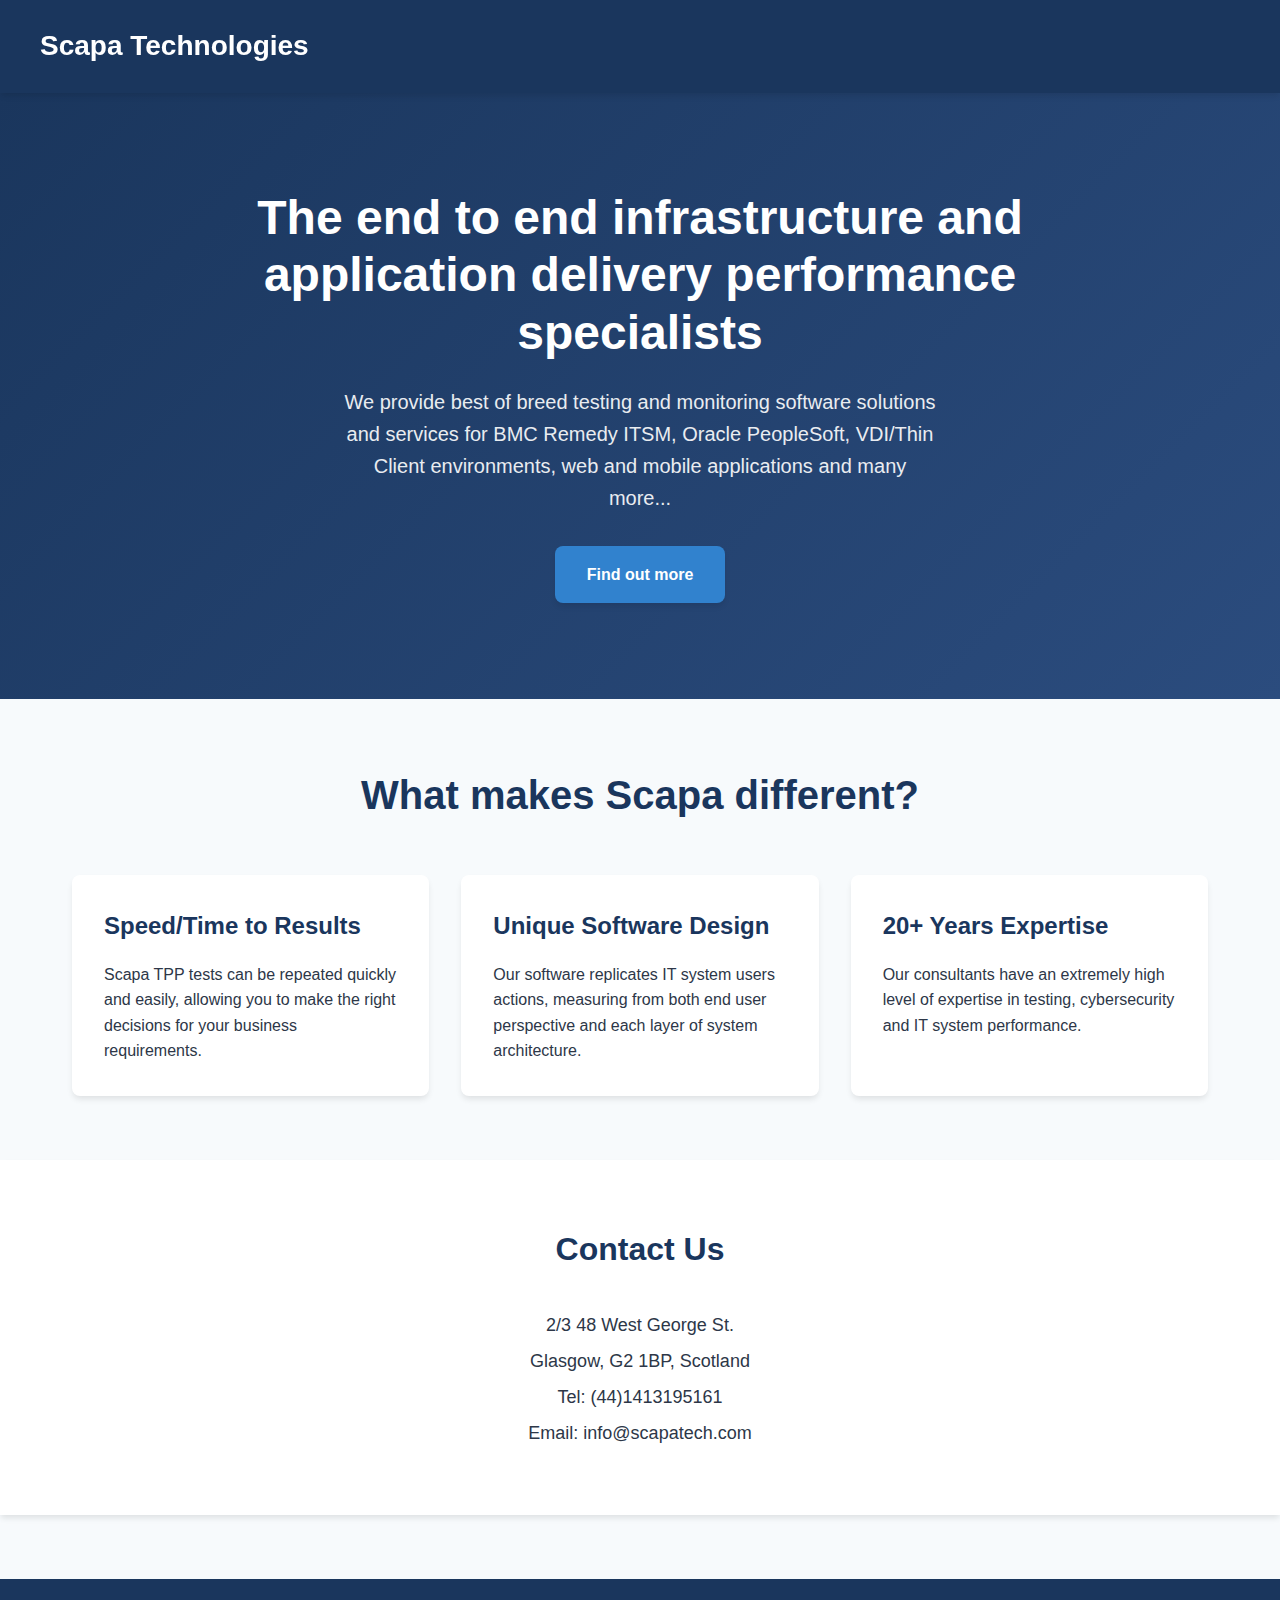
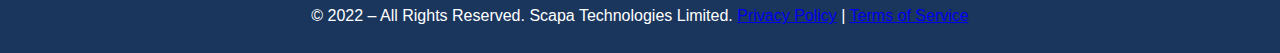
<file: index.html>
<!DOCTYPE html>
<html lang="en">
<head>
    <meta charset="UTF-8">
    <meta name="viewport" content="width=device-width, initial-scale=1.0">
    <title>Scapa Technologies - Load testing and monitoring solution</title>
    <link rel="stylesheet" href="styles.css">
</head>
<body>
    <header>
        <nav>
            <div class="logo">Scapa Technologies</div>
        </nav>
    </header>
    
    <main>
        <section class="hero">
            <h1>The end to end infrastructure and application delivery performance specialists</h1>
            <p>We provide best of breed testing and monitoring software solutions and services for BMC Remedy ITSM, Oracle PeopleSoft, VDI/Thin Client environments, web and mobile applications and many more...</p>
            <a href="#contact" class="cta-button">Find out more</a>
        </section>

        <section class="features">
            <h2>What makes Scapa different?</h2>
            <div class="feature-grid">
                <div class="feature">
                    <h3>Speed/Time to Results</h3>
                    <p>Scapa TPP tests can be repeated quickly and easily, allowing you to make the right decisions for your business requirements.</p>
                </div>
                <div class="feature">
                    <h3>Unique Software Design</h3>
                    <p>Our software replicates IT system users actions, measuring from both end user perspective and each layer of system architecture.</p>
                </div>
                <div class="feature">
                    <h3>20+ Years Expertise</h3>
                    <p>Our consultants have an extremely high level of expertise in testing, cybersecurity and IT system performance.</p>
                </div>
            </div>
        </section>

        <section id="contact" class="contact">
            <h2>Contact Us</h2>
            <div class="contact-info">
                <p>2/3 48 West George St.</p>
                <p>Glasgow, G2 1BP, Scotland</p>
                <p>Tel: (44)1413195161</p>
                <p>Email: info@scapatech.com</p>
            </div>
        </section>
    </main>

    <footer>
        <p>© 2022 – All Rights Reserved. Scapa Technologies Limited. <a href="privacy.html">Privacy Policy</a> | <a href="terms.html">Terms of Service</a></p>
    </footer>
</body>
</html>
</file>
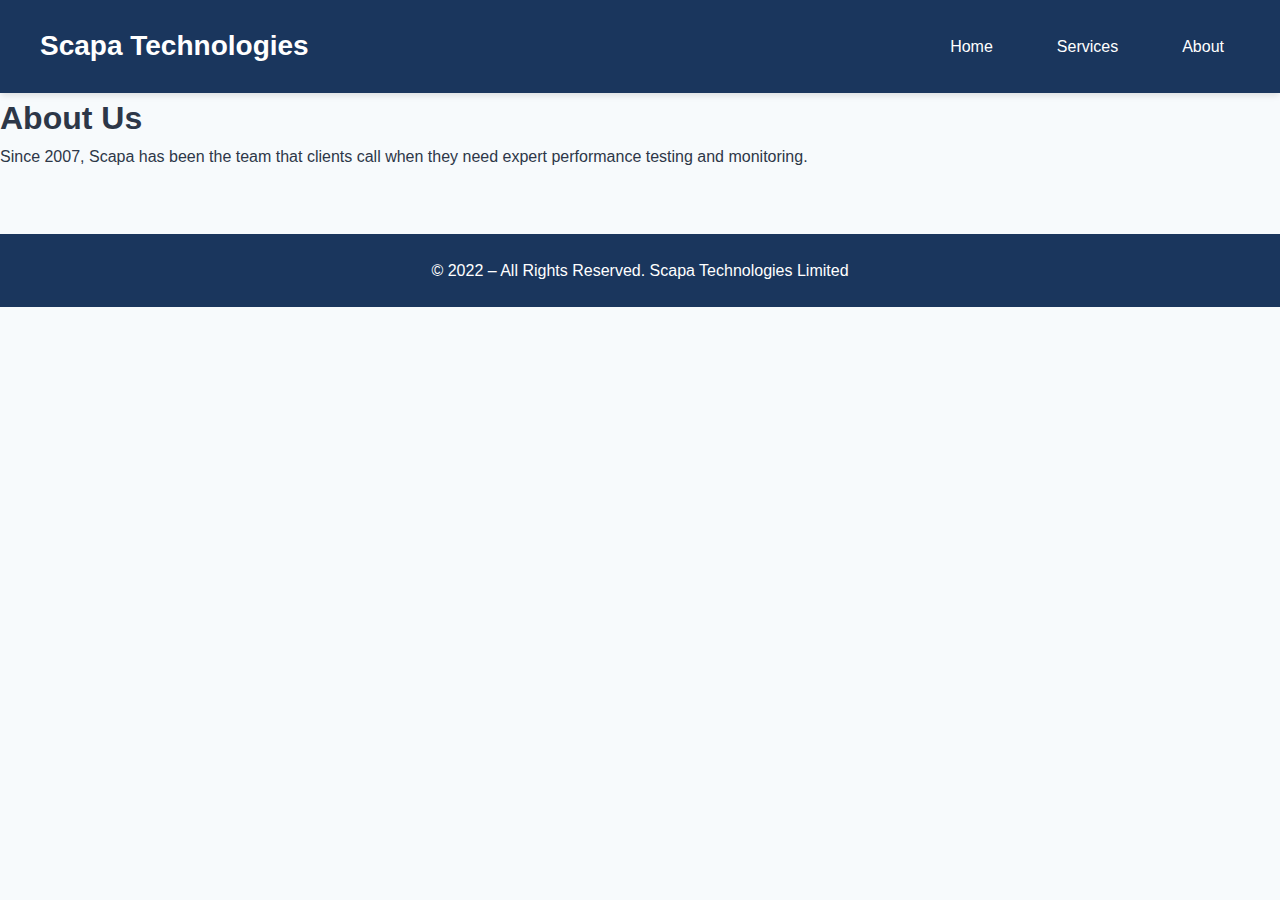
<file: about.html>
<!DOCTYPE html>
<html lang="en">
<head>
    <meta charset="UTF-8">
    <meta name="viewport" content="width=device-width, initial-scale=1.0">
    <title>About - Scapa Technologies</title>
    <link rel="stylesheet" href="styles.css">
</head>
<body>
    <header>
        <nav>
            <div class="logo">Scapa Technologies</div>
            <ul class="nav-links">
                <li><a href="index.html">Home</a></li>
                <li><a href="services.html">Services</a></li>
                <li><a href="about.html">About</a></li>
            </ul>
        </nav>
    </header>

    <main>
        <section class="about">
            <h1>About Us</h1>
            <p>Since 2007, Scapa has been the team that clients call when they need expert performance testing and monitoring.</p>
        </section>
    </main>

    <footer>
        <p>© 2022 – All Rights Reserved. Scapa Technologies Limited</p>
    </footer>
</body>
</html>
</file>
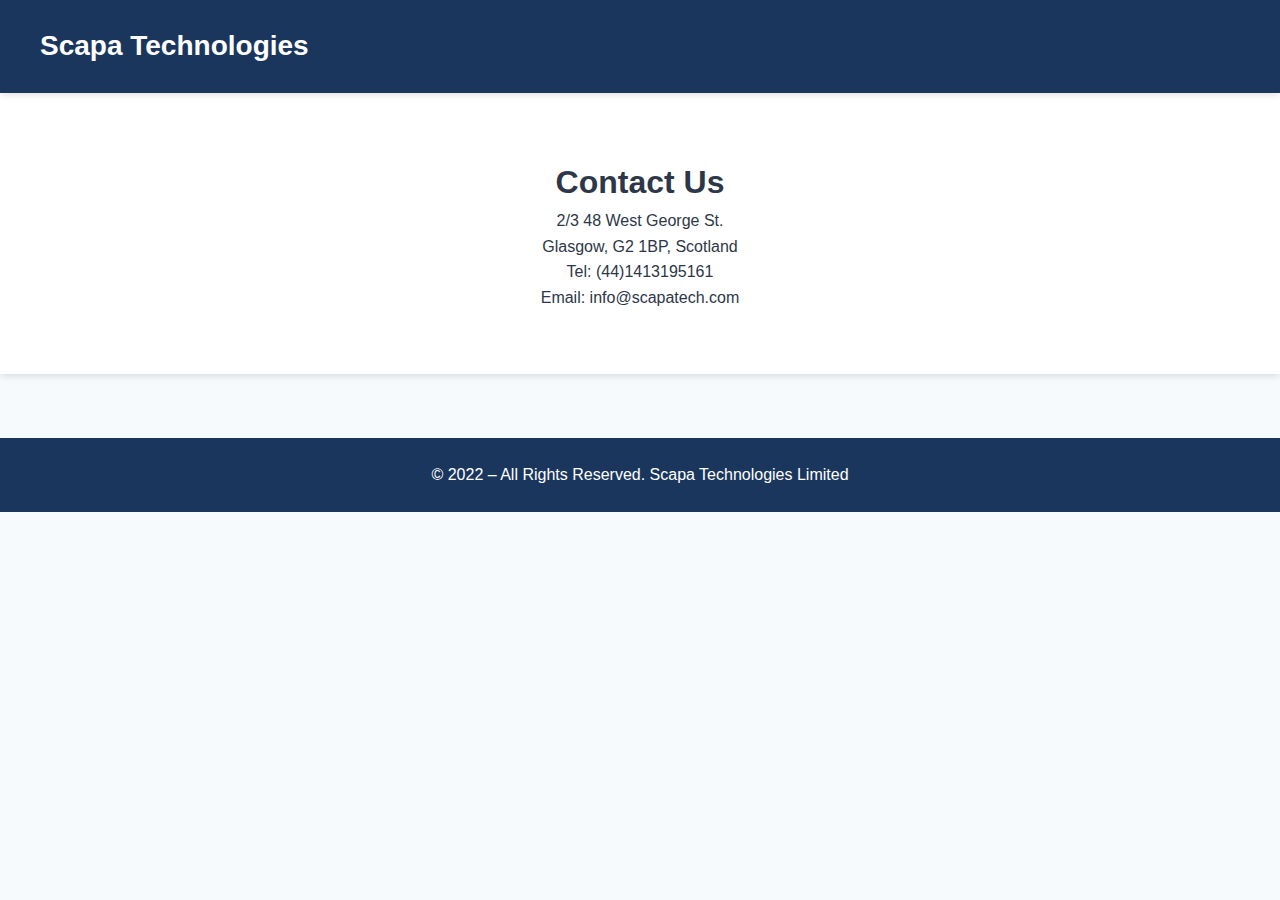
<file: contact.html>
<!DOCTYPE html>
<html lang="en">
<head>
    <meta charset="UTF-8">
    <meta name="viewport" content="width=device-width, initial-scale=1.0">
    <title>Contact - Scapa Technologies</title>
    <link rel="stylesheet" href="styles.css">
</head>
<body>
    <header>
        <nav>
            <div class="logo">Scapa Technologies</div>
        </nav>
    </header>
    <main>
        <section class="contact">
            <h1>Contact Us</h1>
            <p>2/3 48 West George St.</p>
            <p>Glasgow, G2 1BP, Scotland</p>
            <p>Tel: (44)1413195161</p>
            <p>Email: info@scapatech.com</p>
        </section>
    </main>
    <footer>
        <p>© 2022 – All Rights Reserved. Scapa Technologies Limited</p>
    </footer>
</body>
</html>
</file>
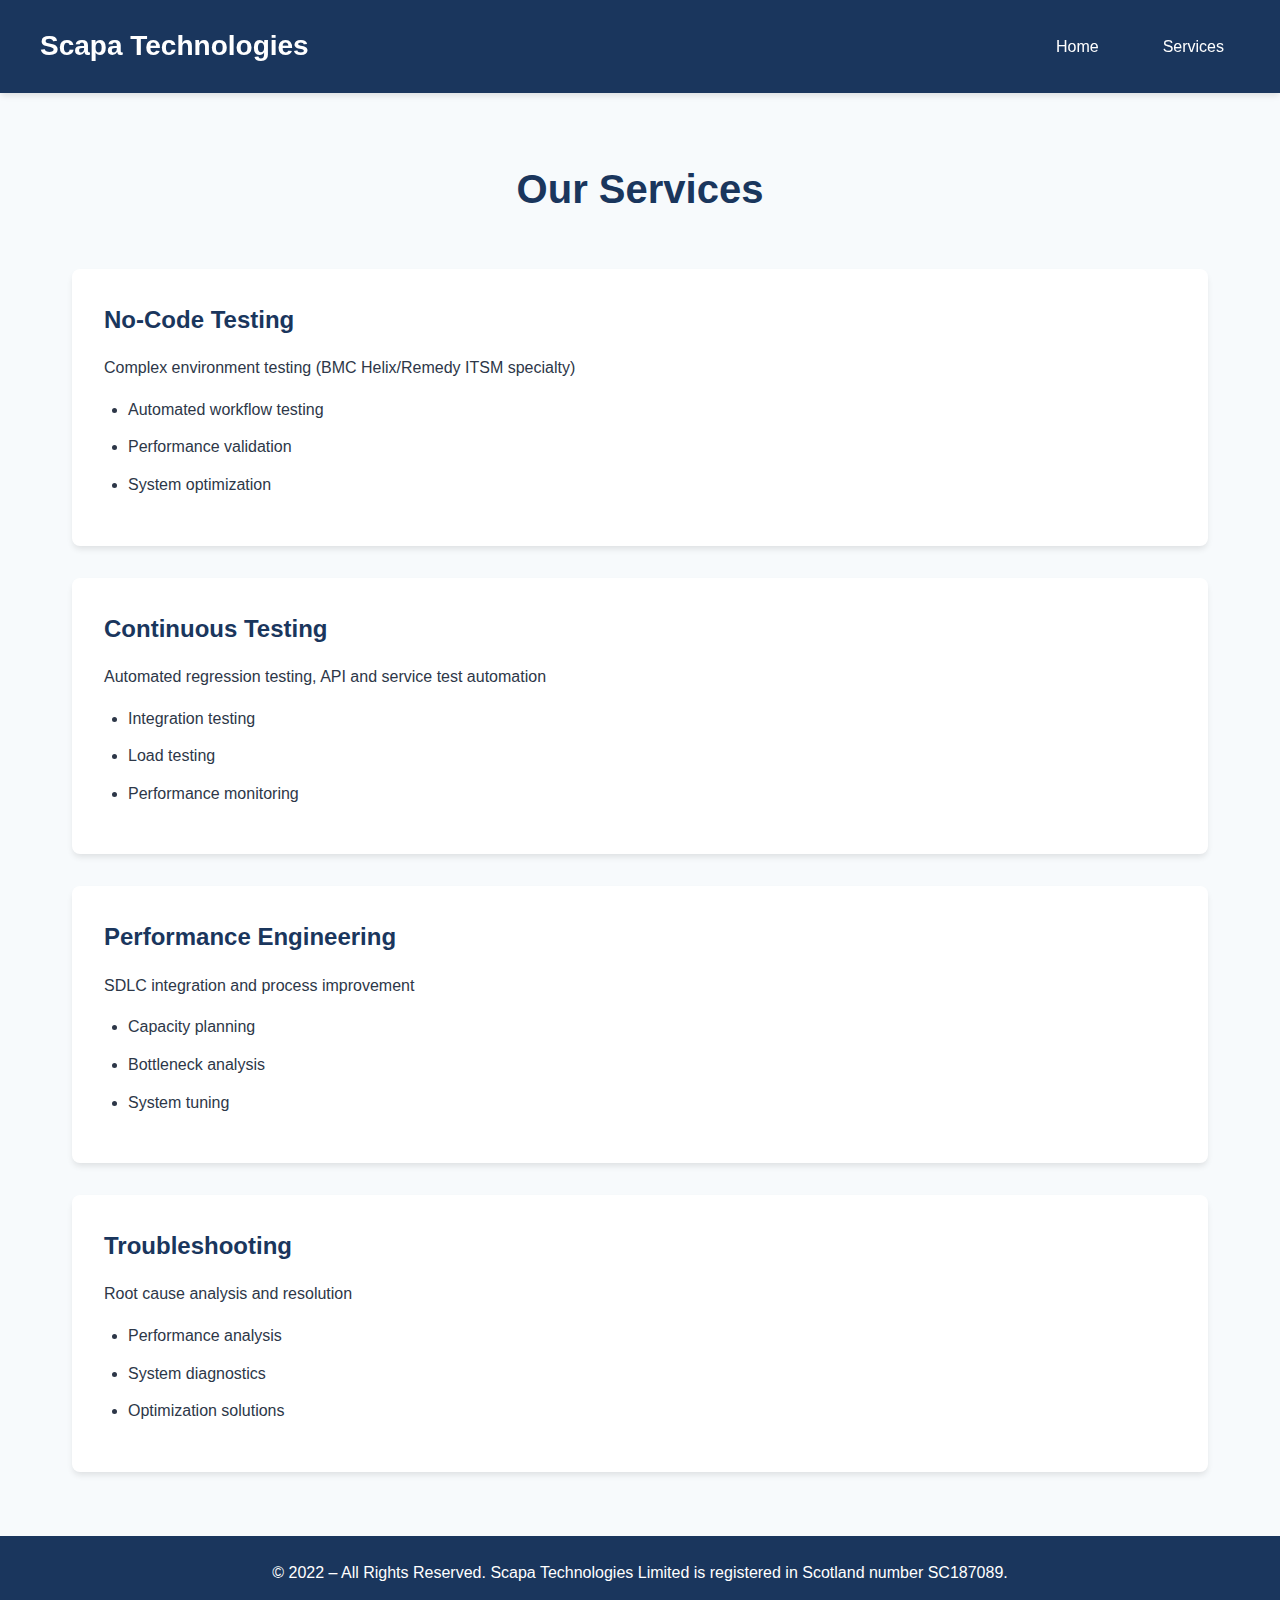
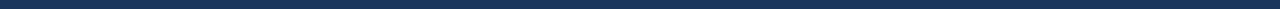
<file: services.html>
<!DOCTYPE html>
<html lang="en">
<head>
    <meta charset="UTF-8">
    <meta name="viewport" content="width=device-width, initial-scale=1.0">
    <title>Services - Scapa Technologies</title>
    <link rel="stylesheet" href="styles.css">
</head>
<body>
    <header>
        <nav>
            <div class="logo">Scapa Technologies</div>
            <ul class="nav-links">
                <li><a href="index.html">Home</a></li>
                <li><a href="services.html">Services</a></li>
            </ul>
        </nav>
    </header>

    <main>
        <section class="services">
            <h1>Our Services</h1>
            
            <div class="service-card">
                <h2>No-Code Testing</h2>
                <p>Complex environment testing (BMC Helix/Remedy ITSM specialty)</p>
                <ul>
                    <li>Automated workflow testing</li>
                    <li>Performance validation</li>
                    <li>System optimization</li>
                </ul>
            </div>

            <div class="service-card">
                <h2>Continuous Testing</h2>
                <p>Automated regression testing, API and service test automation</p>
                <ul>
                    <li>Integration testing</li>
                    <li>Load testing</li>
                    <li>Performance monitoring</li>
                </ul>
            </div>

            <div class="service-card">
                <h2>Performance Engineering</h2>
                <p>SDLC integration and process improvement</p>
                <ul>
                    <li>Capacity planning</li>
                    <li>Bottleneck analysis</li>
                    <li>System tuning</li>
                </ul>
            </div>

            <div class="service-card">
                <h2>Troubleshooting</h2>
                <p>Root cause analysis and resolution</p>
                <ul>
                    <li>Performance analysis</li>
                    <li>System diagnostics</li>
                    <li>Optimization solutions</li>
                </ul>
            </div>
        </section>
    </main>

    <footer>
        <p>© 2022 – All Rights Reserved. Scapa Technologies Limited is registered in Scotland number SC187089.</p>
    </footer>
</body>
</html>
</file>
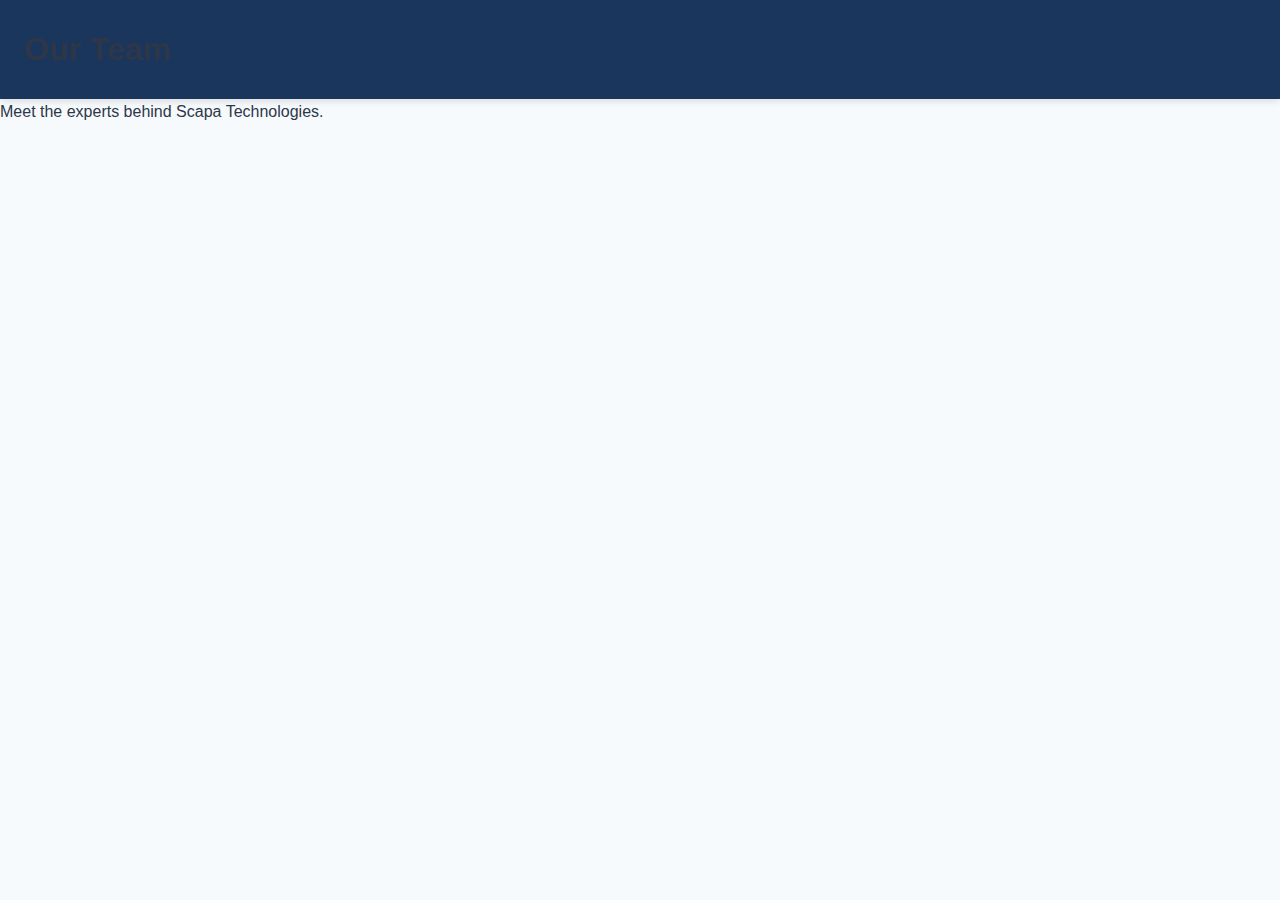
<file: team.html>
<!DOCTYPE html>
<html lang="en">
<head>
    <title>Team - Scapa</title>
    <link rel="stylesheet" href="styles.css">
</head>
<body>
    <header>
        <h1>Our Team</h1>
    </header>
    <main>
        <p>Meet the experts behind Scapa Technologies.</p>
    </main>
</body>
</html>
</file>
<file: styles.css>
:root {
    --primary-color: #1a365d;
    --secondary-color: #2b4c7e;
    --accent-color: #3182ce;
    --text-color: #2d3748;
    --bg-color: #f7fafc;
    --card-bg: #fff;
    --shadow: 0 4px 6px -1px rgba(0, 0, 0, 0.1);
}

* {
    margin: 0;
    padding: 0;
    box-sizing: border-box;
}

body {
    font-family: -apple-system, BlinkMacSystemFont, 'Segoe UI', Roboto, sans-serif;
    line-height: 1.6;
    color: var(--text-color);
    background: var(--bg-color);
}

header {
    background-color: var(--primary-color);
    padding: 1.5rem;
    box-shadow: var(--shadow);
    position: sticky;
    top: 0;
    z-index: 100;
}

nav {
    max-width: 1200px;
    margin: 0 auto;
    display: flex;
    justify-content: space-between;
    align-items: center;
}

.logo {
    font-size: 1.75rem;
    font-weight: 700;
    color: white;
    text-decoration: none;
}

.nav-links {
    display: flex;
    gap: 2rem;
    list-style: none;
}

.nav-links a {
    color: white;
    text-decoration: none;
    font-weight: 500;
    padding: 0.5rem 1rem;
    border-radius: 0.375rem;
    transition: background-color 0.2s;
}

.nav-links a:hover {
    background-color: var(--secondary-color);
}

.hero {
    background: linear-gradient(135deg, var(--primary-color), var(--secondary-color));
    padding: 6rem 2rem;
    text-align: center;
    color: white;
}

.hero h1 {
    font-size: 3rem;
    font-weight: 800;
    margin-bottom: 1.5rem;
    line-height: 1.2;
    max-width: 800px;
    margin-left: auto;
    margin-right: auto;
}

.hero p {
    font-size: 1.25rem;
    max-width: 600px;
    margin: 0 auto 2rem;
    opacity: 0.9;
}

.cta-button {
    display: inline-block;
    padding: 1rem 2rem;
    background-color: var(--accent-color);
    color: white;
    text-decoration: none;
    border-radius: 0.5rem;
    font-weight: 600;
    transition: transform 0.2s;
    box-shadow: var(--shadow);
}

.cta-button:hover {
    transform: translateY(-2px);
}

.features, .services {
    max-width: 1200px;
    margin: 4rem auto;
    padding: 0 2rem;
}

.features h2, .services h1 {
    font-size: 2.5rem;
    font-weight: 700;
    text-align: center;
    margin-bottom: 3rem;
    color: var(--primary-color);
}

.feature-grid {
    display: grid;
    grid-template-columns: repeat(auto-fit, minmax(300px, 1fr));
    gap: 2rem;
}

.feature, .service-card {
    background: var(--card-bg);
    padding: 2rem;
    border-radius: 0.5rem;
    box-shadow: var(--shadow);
}

.feature h3, .service-card h2 {
    font-size: 1.5rem;
    color: var(--primary-color);
    margin-bottom: 1rem;
}

.service-card {
    margin-bottom: 2rem;
    transition: transform 0.2s;
}

.service-card:hover {
    transform: translateY(-4px);
}

.service-card ul {
    margin: 1rem 0;
    padding-left: 1.5rem;
}

.service-card li {
    margin-bottom: 0.75rem;
    color: var(--text-color);
}

.contact {
    background: var(--card-bg);
    padding: 4rem 2rem;
    text-align: center;
    box-shadow: var(--shadow);
}

.contact h2 {
    color: var(--primary-color);
    font-size: 2rem;
    margin-bottom: 2rem;
}

.contact-info {
    font-size: 1.125rem;
    line-height: 2;
}

footer {
    background-color: var(--primary-color);
    color: white;
    text-align: center;
    padding: 1.5rem;
    margin-top: 4rem;
}

@media (max-width: 768px) {
    .hero h1 {
        font-size: 2rem;
    }
    
    .hero p {
        font-size: 1.125rem;
    }
    
    .nav-links {
        display: none;
    }
    
    .features h2, .services h1 {
        font-size: 2rem;
    }
    
    .feature-grid {
        grid-template-columns: 1fr;
    }
    
    .contact {
        padding: 3rem 1rem;
    }
}
</file>
